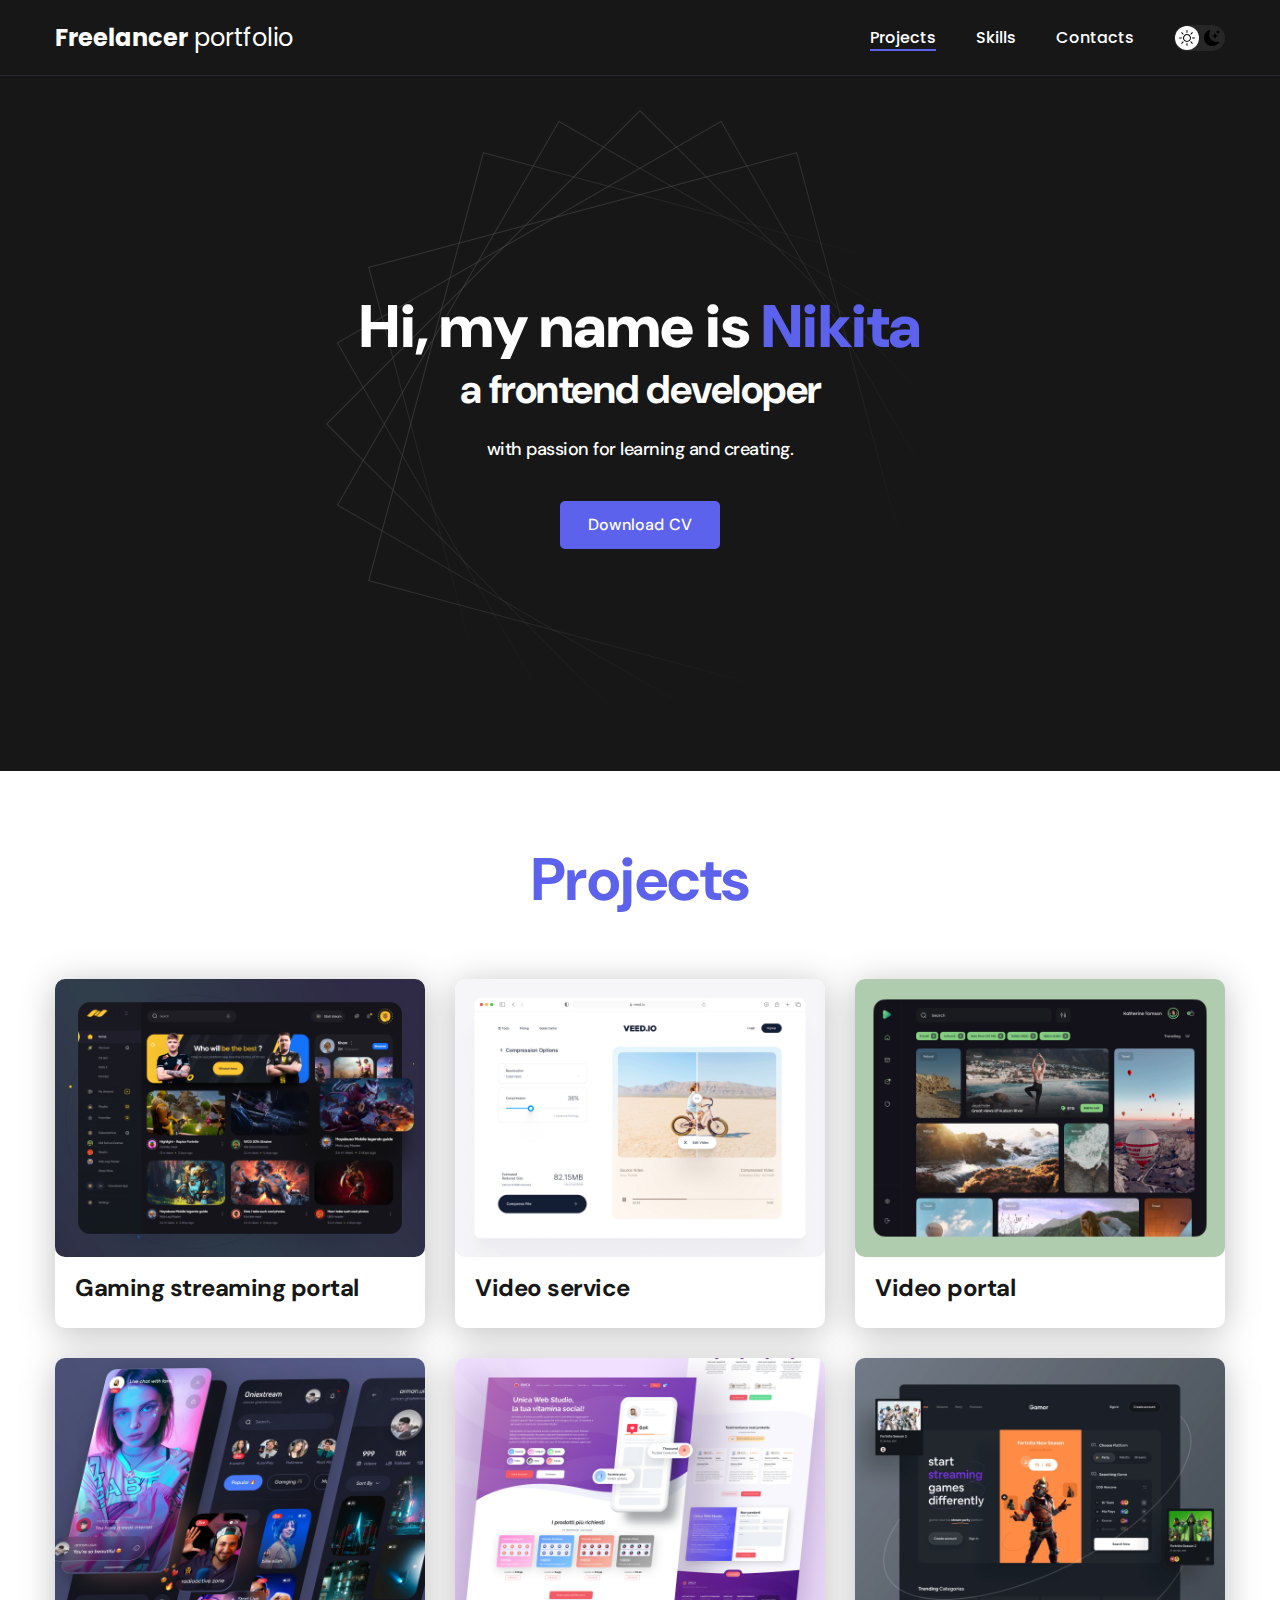
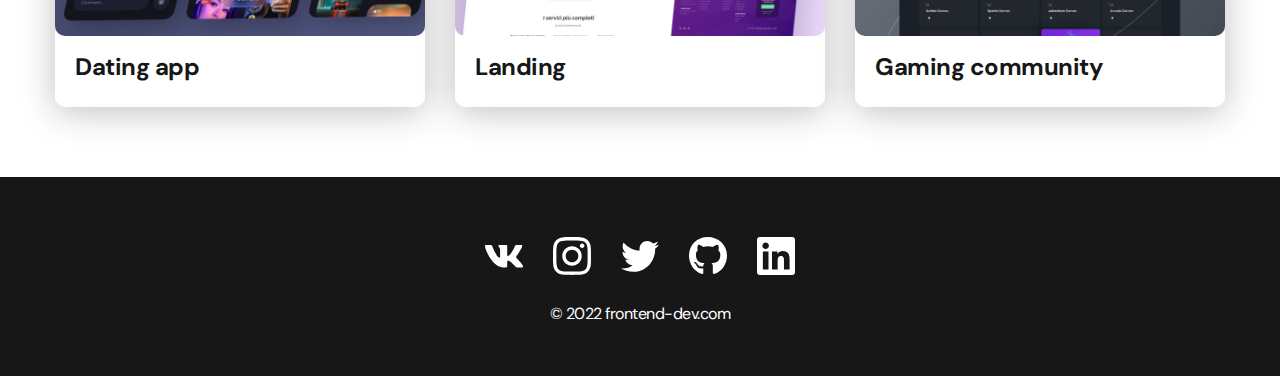
<file: index.html>
<!DOCTYPE html>
<html lang="en">
  <head>
    <meta charset="UTF-8" />
    <meta name="viewport" content="width=device-width, initial-scale=1.0" />
    <title>Freelancer Portfolio</title>
    <link
      rel="shortcut icon"
      href="./src/img/favicon/favicon.svg"
      type="image/x-icon"
    />

    <link rel="stylesheet" href="./src/css/main.css" />
  </head>
  <body>
    <nav class="nav">
      <div class="container">
        <div class="nav-row">
          <a class="logo" href="./index.html"
            ><strong>Freelancer</strong> portfolio</a
          >
          <button class="dark-mode-btn">
            <img
              class="dark-mode-btn__icon"
              src="./src/img/icons/sun.svg"
              alt=""
            />
            <img
              class="dark-mode-btn__icon"
              src="./src/img/icons/Moon.svg"
              alt=""
            />
          </button>
          <ul class="nav-list">
            <li class="nav__list-item">
              <a
                href="./index.html"
                class="nav__list-link nav__list-link--active"
                >Projects</a
              >
            </li>
            <li class="nav__list-item">
              <a href="./skills.html" class="nav__list-link">Skills</a>
            </li>
            <li class="nav__list-item">
              <a href="./contacts.html" class="nav__list-link">Contacts</a>
            </li>
          </ul>
        </div>
      </div>
    </nav>
    <header class="header">
      <div class="header__wrapper">
        <h1 class="header__title">
          <strong>Hi, my name is <em>Nikita</em></strong
          ><br />
          a frontend developer
        </h1>
        <div class="header__text">
          <p>with passion for learning and creating.</p>
        </div>
        <a href="" class="btn">Download CV</a>
      </div>
    </header>
    <main class="section">
      <div class="container">
        <h2 class="title-1">Projects</h2>
        <ul class="projects">
          <li class="project">
            <a href="./Gaming-streaming-portal.html">
              <img
                class="project__img"
                src="./src/img/projects/01.png"
                alt=""
              />
              <h3 class="project__title">Gaming streaming portal</h3>
            </a>
          </li>
          <li class="project">
            <a href="./video-service.html">
              <img
                class="project__img"
                src="./src/img/projects/02.png"
                alt=""
              />
              <h3 class="project__title">Video service</h3>
            </a>
          </li>
          <li class="project">
            <a href="./Video-Portal.html">
              <img
                class="project__img"
                src="./src/img/projects/03.png"
                alt=""
              />
              <h3 class="project__title">Video portal</h3>
            </a>
          </li>
          <li class="project">
            <a href="./Dating-App.html">
              <img
                class="project__img"
                src="./src/img/projects/04.png"
                alt=""
              />
              <h3 class="project__title">Dating app</h3>
            </a>
          </li>
          <li class="project">
            <a href="./Landing.html">
              <img
                class="project__img"
                src="./src/img/projects/05.png"
                alt=""
              />
              <h3 class="project__title">Landing</h3>
            </a>
          </li>
          <li class="project">
            <a href="./Gaming-Community.html">
              <img
                class="project__img"
                src="./src/img/projects/06.png"
                alt=""
              />
              <h3 class="project__title">Gaming community</h3>
            </a>
          </li>
        </ul>
      </div>
    </main>
    <footer class="footer">
      <div class="container">
        <div class="footer__wrapper">
          <ul class="social">
            <li class="social__item">
              <a href=""><img src="./src/img/footer/icons/vk.svg" alt="" /></a>
            </li>
            <li class="social__item">
              <a href=""
                ><img src="./src/img/footer/icons/instagram.svg" alt=""
              /></a>
            </li>
            <li class="social__item">
              <a href=""
                ><img src="./src/img/footer/icons/twitter.svg" alt=""
              /></a>
            </li>
            <li class="social__item">
              <a href=""
                ><img src="./src/img/footer/icons/gitHub.svg" alt=""
              /></a>
            </li>
            <li class="social__item">
              <a href=""
                ><img src="./src/img/footer/icons/linkedIn.svg" alt=""
              /></a>
            </li>
          </ul>
          <div class="copiright">
            <p class="copiright__text">© 2022 frontend-dev.com</p>
          </div>
        </div>
      </div>
    </footer>
    <script src="./src/js/main.js"></script>
  </body>
</html>
</file>
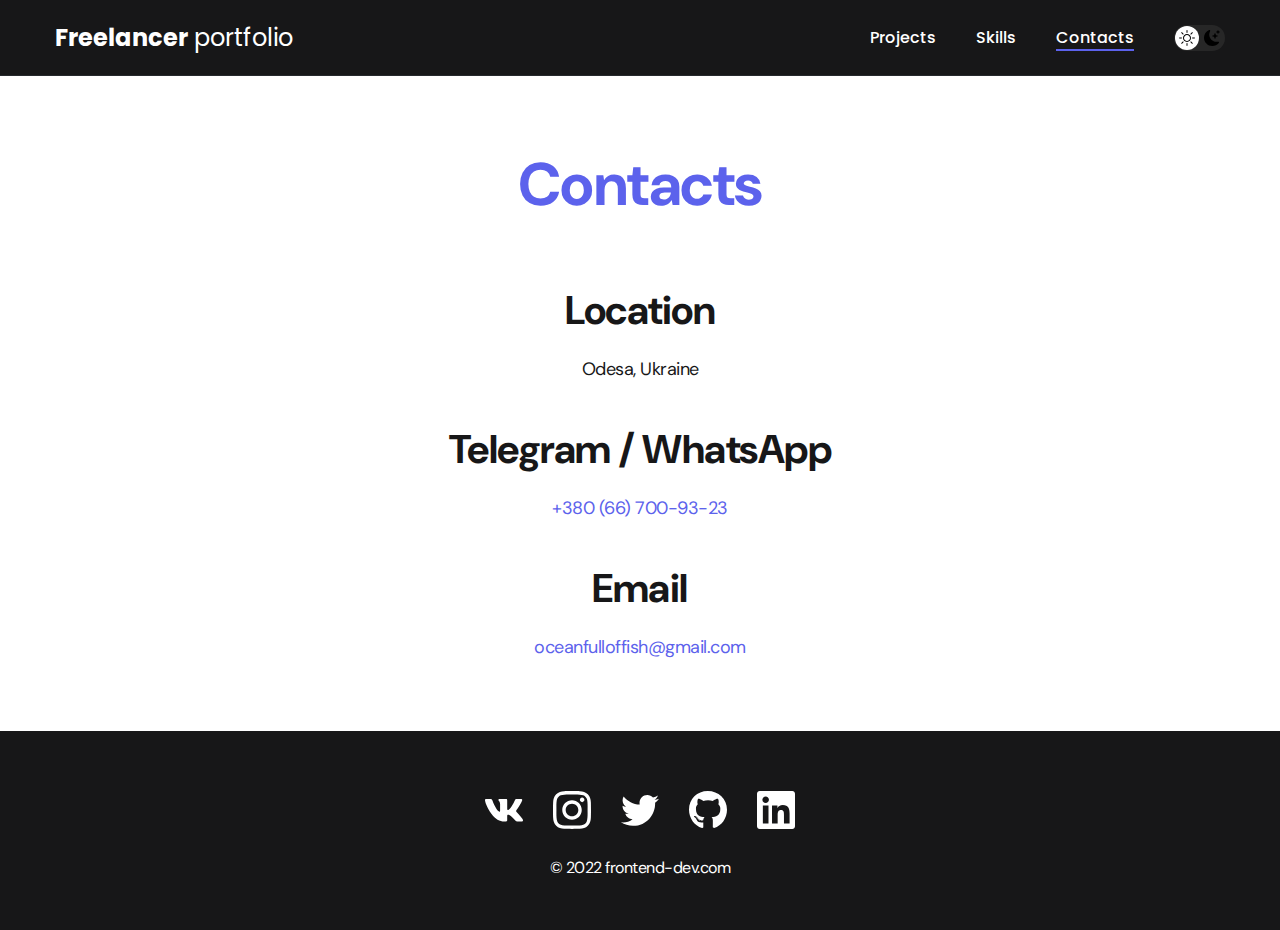
<file: contacts.html>
<!DOCTYPE html>
<html lang="en">
  <head>
    <meta charset="UTF-8" />
    <meta name="viewport" content="width=device-width, initial-scale=1.0" />
    <title>Freelancer Portfolio</title>
    <link
      rel="shortcut icon"
      href="./src/img/favicon/favicon.svg"
      type="image/x-icon"
    />
    <link rel="stylesheet" href="./src/css/main.css" />
  </head>
  <body>
    <nav class="nav">
      <div class="container">
        <div class="nav-row">
          <a class="logo" href="./index.html"
            ><strong>Freelancer</strong> portfolio</a
          >
          <button class="dark-mode-btn">
            <img
              class="dark-mode-btn__icon"
              src="./src/img/icons/sun.svg"
              alt=""
            />
            <img
              class="dark-mode-btn__icon"
              src="./src/img/icons/Moon.svg"
              alt=""
            />
          </button>
          <ul class="nav-list">
            <li class="nav__list-item">
              <a href="./index.html" class="nav__list-link">Projects</a>
            </li>
            <li class="nav__list-item">
              <a href="./skills.html" class="nav__list-link">Skills</a>
            </li>
            <li class="nav__list-item">
              <a
                href="./contacts.html"
                class="nav__list-link nav__list-link--active"
                >Contacts</a
              >
            </li>
          </ul>
        </div>
      </div>
    </nav>
    <main class="section">
      <div class="container">
        <h2 class="title-1">Contacts</h2>
        <ul class="content-list">
          <li class="content-list-item">
            <h2 class="title-2">Location</h2>
            <p>Odesa, Ukraine</p>
          </li>
          <li class="content-list-item">
            <h2 class="title-2">Telegram / WhatsApp</h2>
            <p><a href="tel:+380667009323">+380 (66) 700-93-23</a></p>
          </li>
          <li class="content-list-item">
            <h2 class="title-2">Email</h2>
            <p>
              <a href="mailto:oceanfulloffish@gmail.com"
                >oceanfulloffish@gmail.com</a
              >
            </p>
          </li>
        </ul>
      </div>
    </main>
    <footer class="footer">
      <div class="container">
        <div class="footer__wrapper">
          <ul class="social">
            <li class="social__item">
              <a href=""><img src="./src/img/footer/icons/vk.svg" alt="" /></a>
            </li>
            <li class="social__item">
              <a href=""
                ><img src="./src/img/footer/icons/instagram.svg" alt=""
              /></a>
            </li>
            <li class="social__item">
              <a href=""
                ><img src="./src/img/footer/icons/twitter.svg" alt=""
              /></a>
            </li>
            <li class="social__item">
              <a href=""
                ><img src="./src/img/footer/icons/gitHub.svg" alt=""
              /></a>
            </li>
            <li class="social__item">
              <a href=""
                ><img src="./src/img/footer/icons/linkedIn.svg" alt=""
              /></a>
            </li>
          </ul>
          <div class="copiright">
            <p class="copiright__text">© 2022 frontend-dev.com</p>
          </div>
        </div>
      </div>
    </footer>
    <script src="./src/js/main.js"></script>
  </body>
</html>
</file>
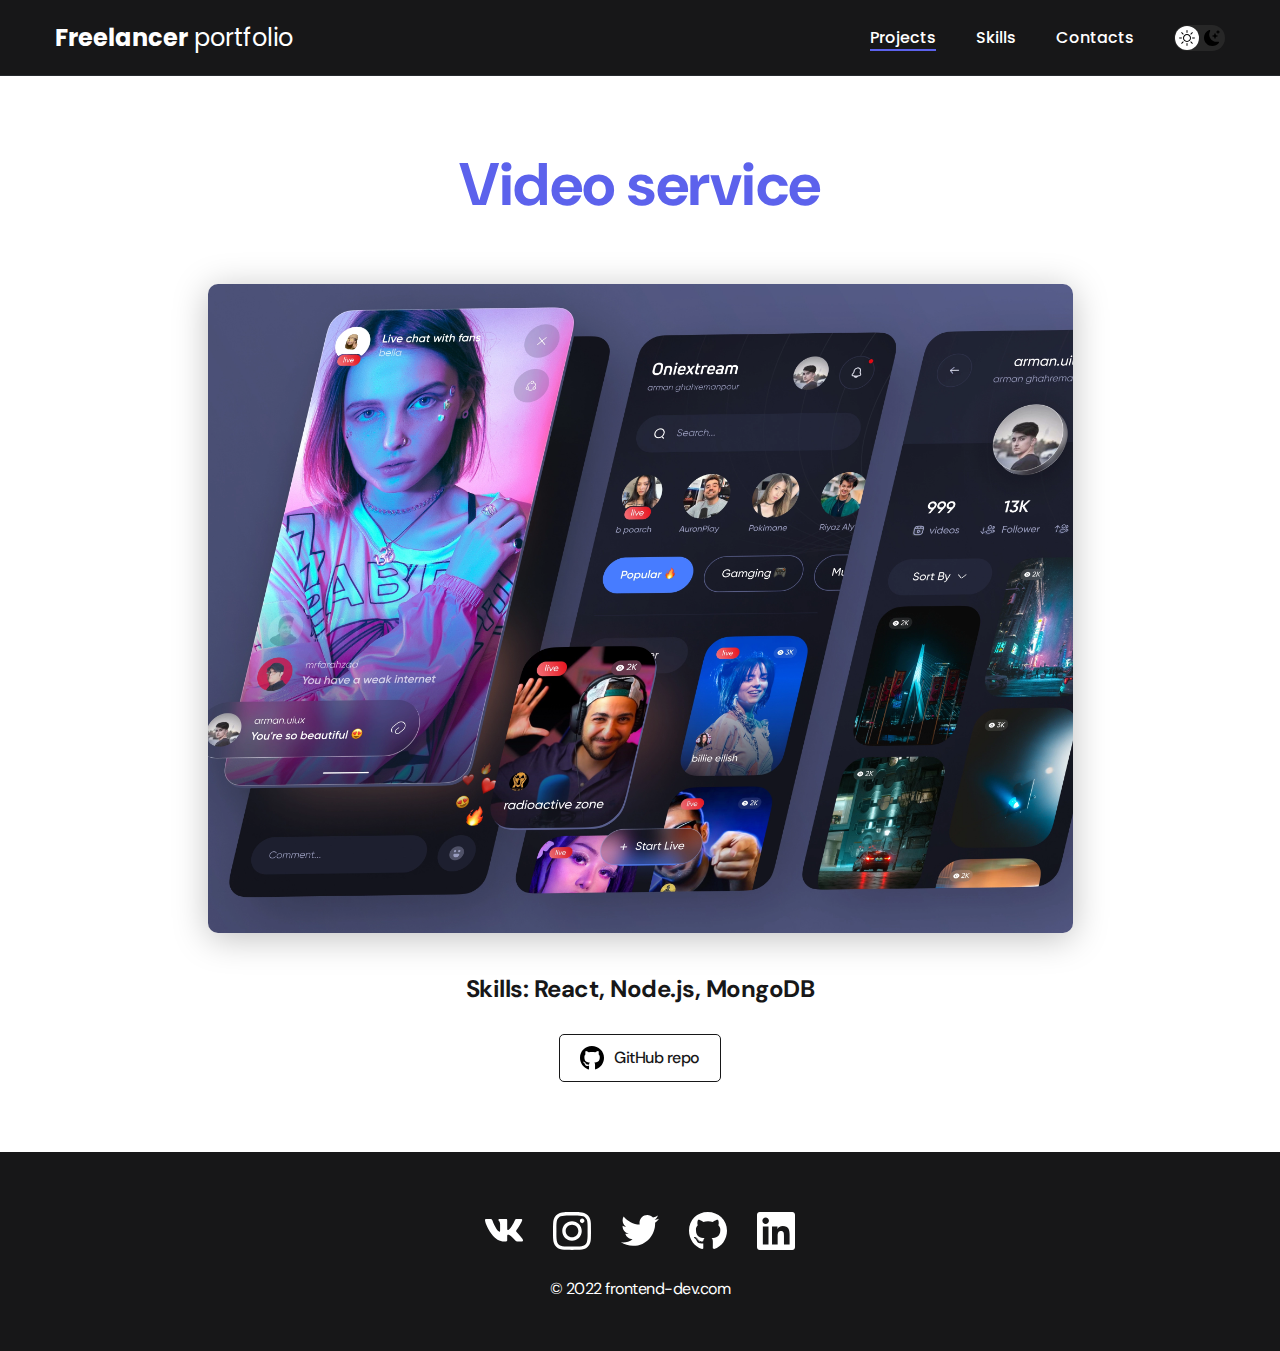
<file: Dating-App.html>
<!DOCTYPE html>
<html lang="en">
  <head>
    <meta charset="UTF-8" />
    <meta name="viewport" content="width=device-width, initial-scale=1.0" />
    <title>Freelancer Portfolio</title>
    <link
      rel="shortcut icon"
      href="./src/img/favicon/favicon.svg"
      type="image/x-icon"
    />
    <link rel="stylesheet" href="./src/css/main.css" />
  </head>
  <body>
    <nav class="nav">
      <div class="container">
        <div class="nav-row">
          <a class="logo" href="./index.html"
            ><strong>Freelancer</strong> portfolio</a
          >
          <button class="dark-mode-btn">
            <img
              class="dark-mode-btn__icon"
              src="./src/img/icons/sun.svg"
              alt=""
            />
            <img
              class="dark-mode-btn__icon"
              src="./src/img/icons/Moon.svg"
              alt=""
            />
          </button>
          <ul class="nav-list">
            <li class="nav__list-item">
              <a
                href="./index.html"
                class="nav__list-link nav__list-link--active"
                >Projects</a
              >
            </li>
            <li class="nav__list-item">
              <a href="./skills.html" class="nav__list-link">Skills</a>
            </li>
            <li class="nav__list-item">
              <a href="./contacts.html" class="nav__list-link">Contacts</a>
            </li>
          </ul>
        </div>
      </div>
    </nav>
    <main class="section">
      <div class="container">
        <div class="project-details">
          <h2 class="title-1">Video service</h2>
          <img
            class="project-details__cover"
            src="./src/img/projects/04.png"
            alt=""
          />
          <div class="project-details__desc">
            <p>Skills: React, Node.js, MongoDB</p>
          </div>
          <a href="" class="btn-outline">
            <img src="./src/img/icons/gitHub-black.svg" alt="" />
            GitHub repo
          </a>
        </div>
      </div>
    </main>
    <footer class="footer">
      <div class="container">
        <div class="footer__wrapper">
          <ul class="social">
            <li class="social__item">
              <a href=""><img src="./src/img/footer/icons/vk.svg" alt="" /></a>
            </li>
            <li class="social__item">
              <a href=""
                ><img src="./src/img/footer/icons/instagram.svg" alt=""
              /></a>
            </li>
            <li class="social__item">
              <a href=""
                ><img src="./src/img/footer/icons/twitter.svg" alt=""
              /></a>
            </li>
            <li class="social__item">
              <a href=""
                ><img src="./src/img/footer/icons/gitHub.svg" alt=""
              /></a>
            </li>
            <li class="social__item">
              <a href=""
                ><img src="./src/img/footer/icons/linkedIn.svg" alt=""
              /></a>
            </li>
          </ul>
          <div class="copiright">
            <p class="copiright__text">© 2022 frontend-dev.com</p>
          </div>
        </div>
      </div>
    </footer>
    <script src="./src/js/main.js"></script>
  </body>
</html>
</file>
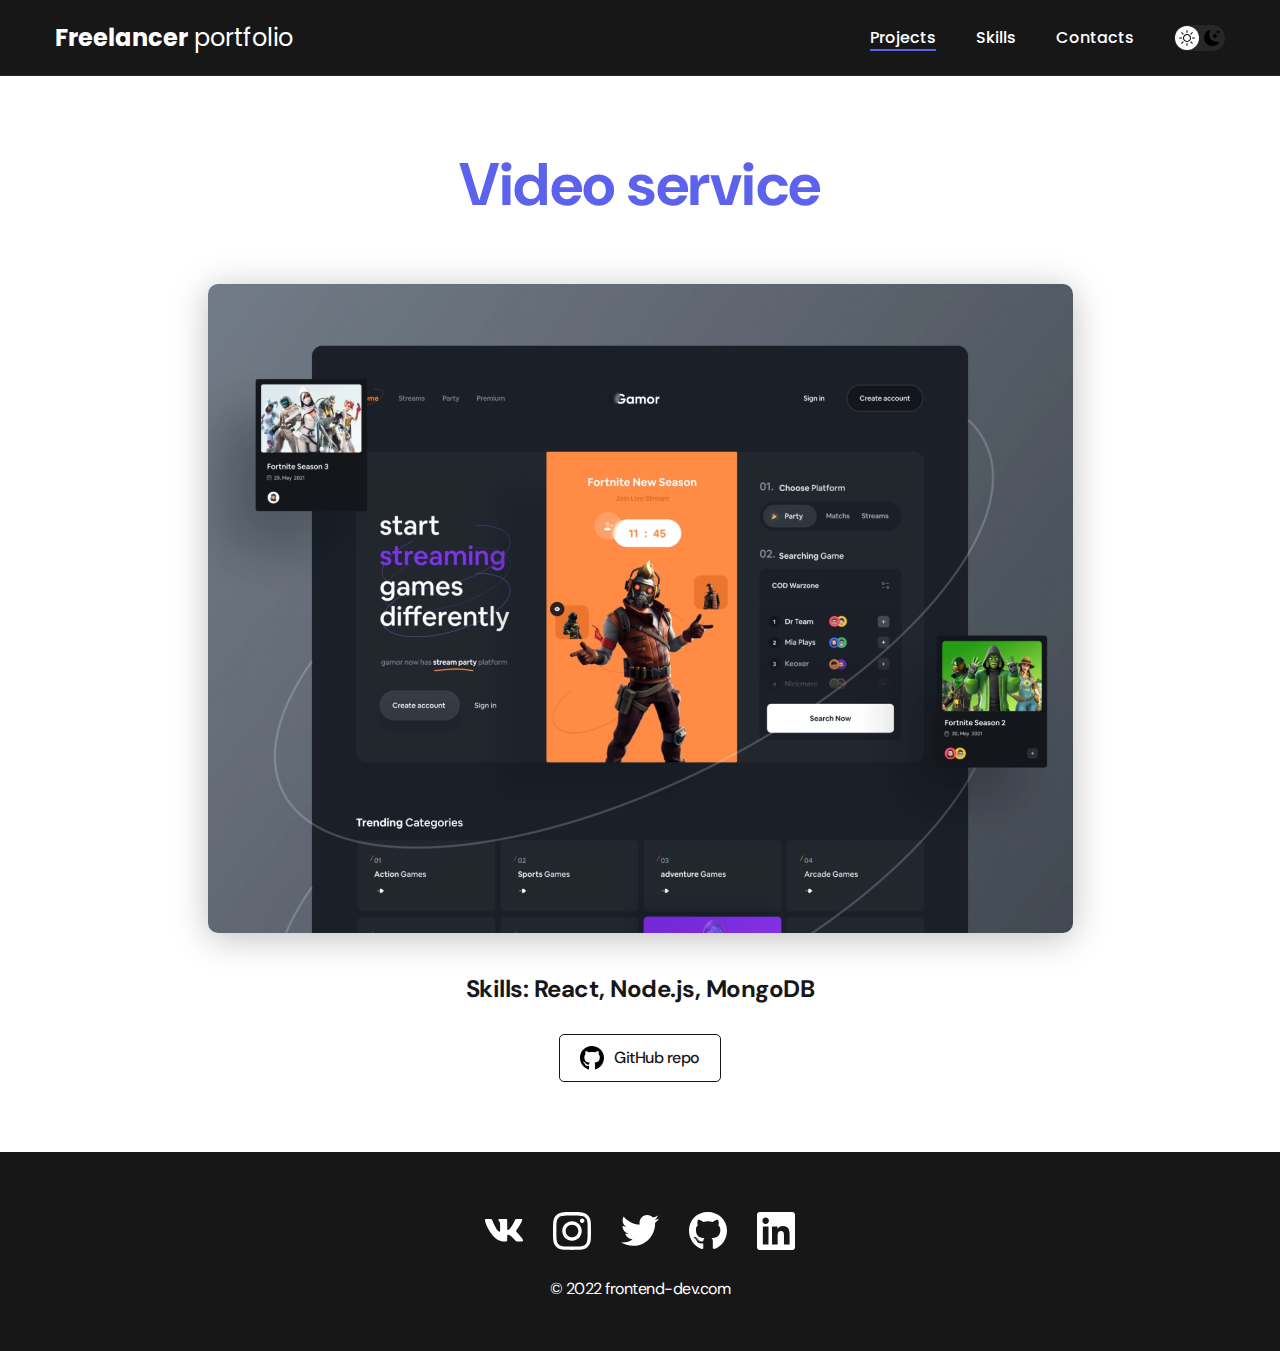
<file: Gaming-Community.html>
<!DOCTYPE html>
<html lang="en">
  <head>
    <meta charset="UTF-8" />
    <meta name="viewport" content="width=device-width, initial-scale=1.0" />
    <title>Freelancer Portfolio</title>
    <link
      rel="shortcut icon"
      href="./src/img/favicon/favicon.svg"
      type="image/x-icon"
    />
    <link rel="stylesheet" href="./src/css/main.css" />
  </head>
  <body>
    <nav class="nav">
      <div class="container">
        <div class="nav-row">
          <a class="logo" href="./index.html"
            ><strong>Freelancer</strong> portfolio</a
          >
          <button class="dark-mode-btn">
            <img
              class="dark-mode-btn__icon"
              src="./src/img/icons/sun.svg"
              alt=""
            />
            <img
              class="dark-mode-btn__icon"
              src="./src/img/icons/Moon.svg"
              alt=""
            />
          </button>
          <ul class="nav-list">
            <li class="nav__list-item">
              <a
                href="./index.html"
                class="nav__list-link nav__list-link--active"
                >Projects</a
              >
            </li>
            <li class="nav__list-item">
              <a href="./skills.html" class="nav__list-link">Skills</a>
            </li>
            <li class="nav__list-item">
              <a href="./contacts.html" class="nav__list-link">Contacts</a>
            </li>
          </ul>
        </div>
      </div>
    </nav>
    <main class="section">
      <div class="container">
        <div class="project-details">
          <h2 class="title-1">Video service</h2>
          <img
            class="project-details__cover"
            src="./src/img/projects/06.png"
            alt=""
          />
          <div class="project-details__desc">
            <p>Skills: React, Node.js, MongoDB</p>
          </div>
          <a href="" class="btn-outline">
            <img src="./src/img/icons/gitHub-black.svg" alt="" />
            GitHub repo
          </a>
        </div>
      </div>
    </main>
    <footer class="footer">
      <div class="container">
        <div class="footer__wrapper">
          <ul class="social">
            <li class="social__item">
              <a href=""><img src="./src/img/footer/icons/vk.svg" alt="" /></a>
            </li>
            <li class="social__item">
              <a href=""
                ><img src="./src/img/footer/icons/instagram.svg" alt=""
              /></a>
            </li>
            <li class="social__item">
              <a href=""
                ><img src="./src/img/footer/icons/twitter.svg" alt=""
              /></a>
            </li>
            <li class="social__item">
              <a href=""
                ><img src="./src/img/footer/icons/gitHub.svg" alt=""
              /></a>
            </li>
            <li class="social__item">
              <a href=""
                ><img src="./src/img/footer/icons/linkedIn.svg" alt=""
              /></a>
            </li>
          </ul>
          <div class="copiright">
            <p class="copiright__text">© 2022 frontend-dev.com</p>
          </div>
        </div>
      </div>
    </footer>
    <script src="./src/js/main.js"></script>
  </body>
</html>
</file>
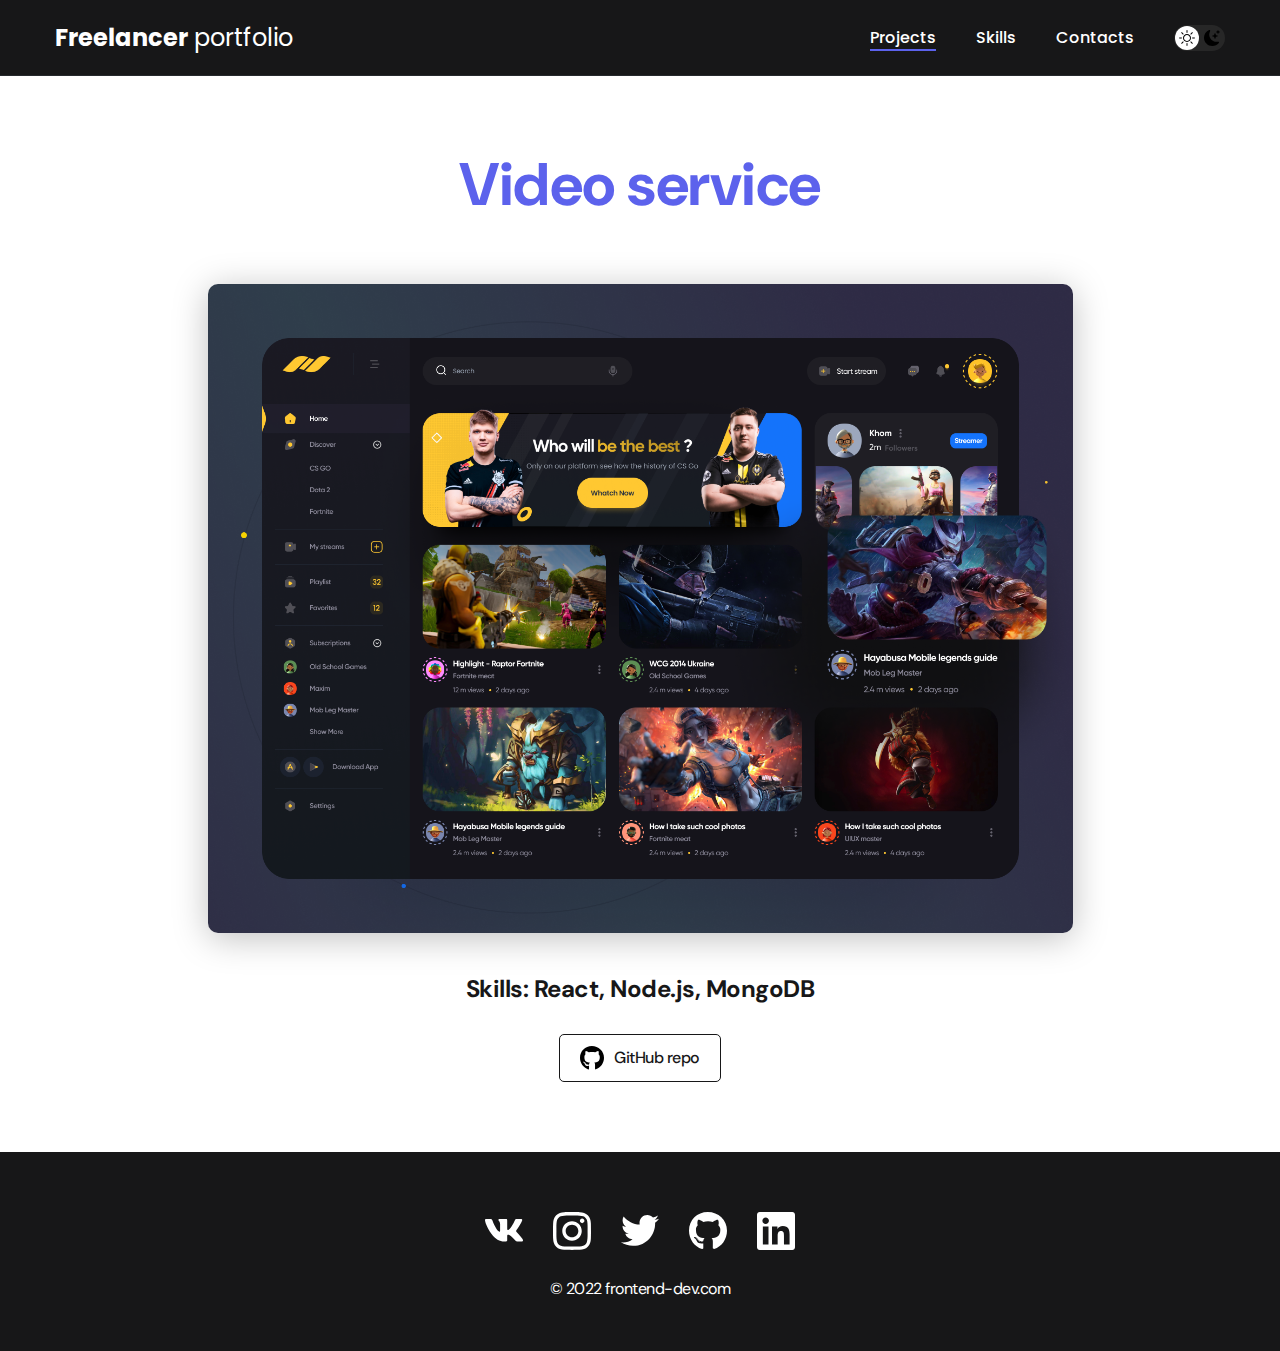
<file: Gaming-streaming-portal.html>
<!DOCTYPE html>
<html lang="en">
  <head>
    <meta charset="UTF-8" />
    <meta name="viewport" content="width=device-width, initial-scale=1.0" />
    <title>Freelancer Portfolio</title>
    <link
      rel="shortcut icon"
      href="./src/img/favicon/favicon.svg"
      type="image/x-icon"
    />
    <link rel="stylesheet" href="./src/css/main.css" />
  </head>
  <body>
    <nav class="nav">
      <div class="container">
        <div class="nav-row">
          <a class="logo" href="./index.html"
            ><strong>Freelancer</strong> portfolio</a
          >
          <button class="dark-mode-btn">
            <img
              class="dark-mode-btn__icon"
              src="./src/img/icons/sun.svg"
              alt=""
            />
            <img
              class="dark-mode-btn__icon"
              src="./src/img/icons/Moon.svg"
              alt=""
            />
          </button>
          <ul class="nav-list">
            <li class="nav__list-item">
              <a
                href="./index.html"
                class="nav__list-link nav__list-link--active"
                >Projects</a
              >
            </li>
            <li class="nav__list-item">
              <a href="./skills.html" class="nav__list-link">Skills</a>
            </li>
            <li class="nav__list-item">
              <a href="./contacts.html" class="nav__list-link">Contacts</a>
            </li>
          </ul>
        </div>
      </div>
    </nav>
    <main class="section">
      <div class="container">
        <div class="project-details">
          <h2 class="title-1">Video service</h2>
          <img
            class="project-details__cover"
            src="./src/img/projects/01.png"
            alt=""
          />
          <div class="project-details__desc">
            <p>Skills: React, Node.js, MongoDB</p>
          </div>
          <a href="" class="btn-outline">
            <img src="./src/img/icons/gitHub-black.svg" alt="" />
            GitHub repo
          </a>
        </div>
      </div>
    </main>
    <footer class="footer">
      <div class="container">
        <div class="footer__wrapper">
          <ul class="social">
            <li class="social__item">
              <a href=""><img src="./src/img/footer/icons/vk.svg" alt="" /></a>
            </li>
            <li class="social__item">
              <a href=""
                ><img src="./src/img/footer/icons/instagram.svg" alt=""
              /></a>
            </li>
            <li class="social__item">
              <a href=""
                ><img src="./src/img/footer/icons/twitter.svg" alt=""
              /></a>
            </li>
            <li class="social__item">
              <a href=""
                ><img src="./src/img/footer/icons/gitHub.svg" alt=""
              /></a>
            </li>
            <li class="social__item">
              <a href=""
                ><img src="./src/img/footer/icons/linkedIn.svg" alt=""
              /></a>
            </li>
          </ul>
          <div class="copiright">
            <p class="copiright__text">© 2022 frontend-dev.com</p>
          </div>
        </div>
      </div>
    </footer>
    <script src="./src/js/main.js"></script>
  </body>
</html>
</file>
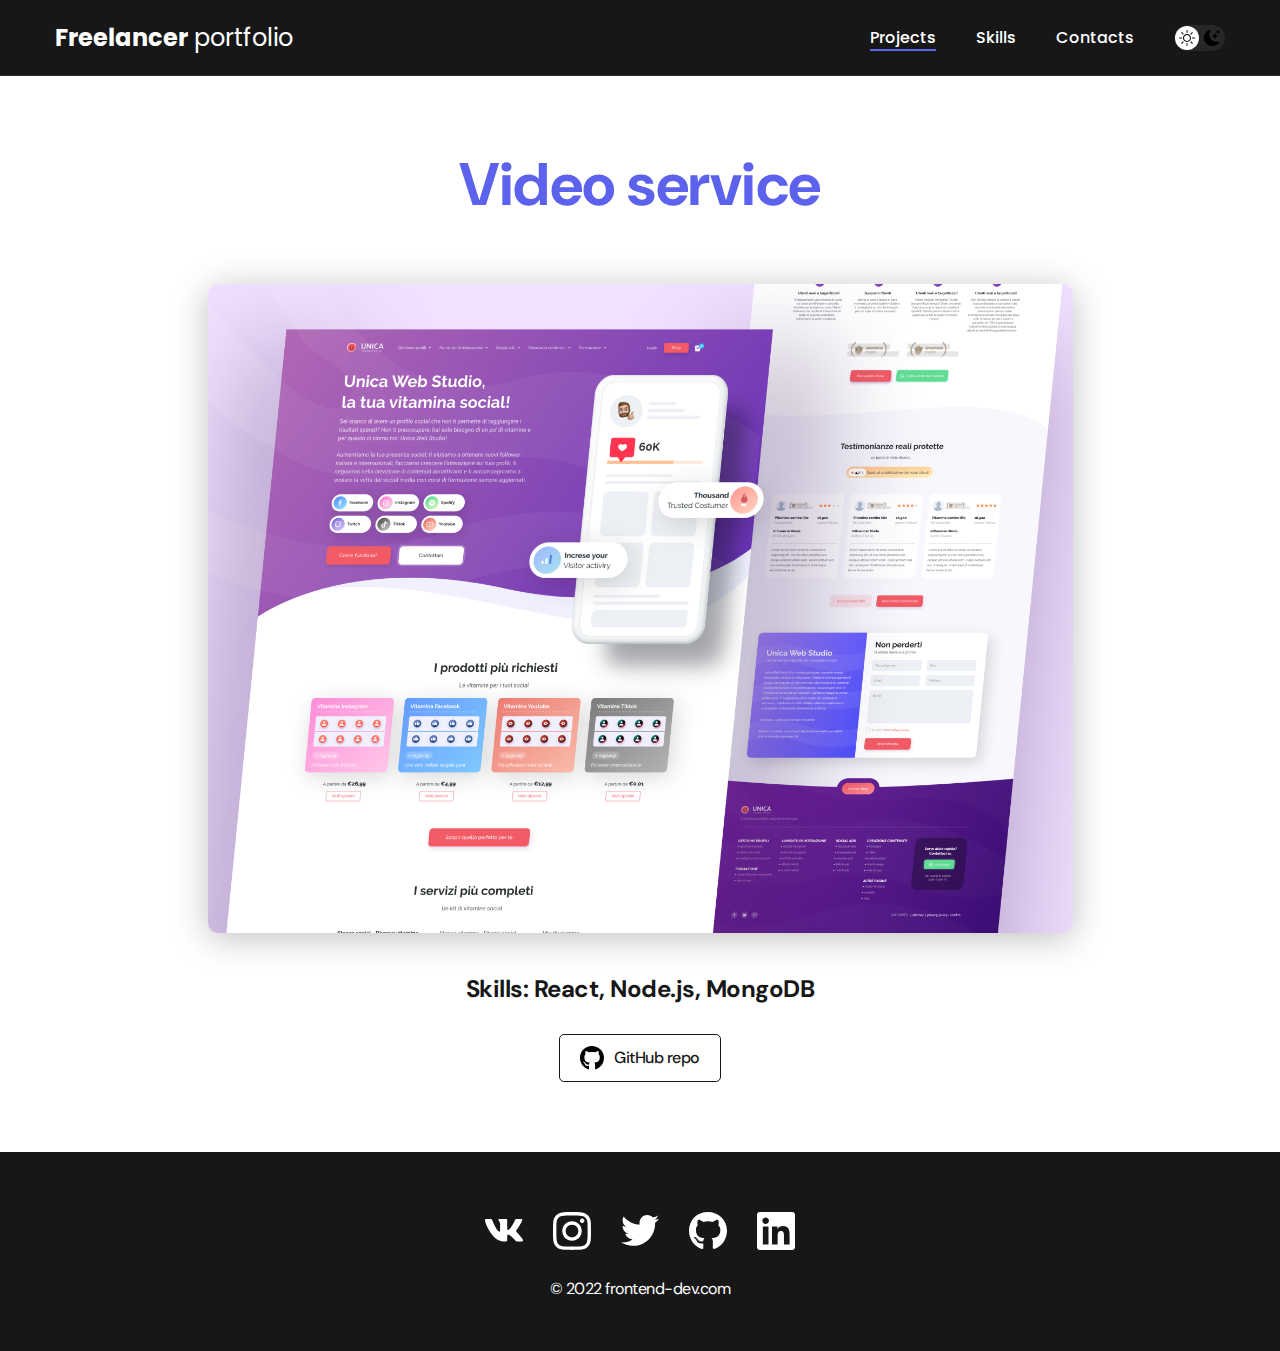
<file: Landing.html>
<!DOCTYPE html>
<html lang="en">
  <head>
    <meta charset="UTF-8" />
    <meta name="viewport" content="width=device-width, initial-scale=1.0" />
    <title>Freelancer Portfolio</title>
    <link
      rel="shortcut icon"
      href="./src/img/favicon/favicon.svg"
      type="image/x-icon"
    />
    <link rel="stylesheet" href="./src/css/main.css" />
  </head>
  <body>
    <nav class="nav">
      <div class="container">
        <div class="nav-row">
          <a class="logo" href="./index.html"
            ><strong>Freelancer</strong> portfolio</a
          >
          <button class="dark-mode-btn">
            <img
              class="dark-mode-btn__icon"
              src="./src/img/icons/sun.svg"
              alt=""
            />
            <img
              class="dark-mode-btn__icon"
              src="./src/img/icons/Moon.svg"
              alt=""
            />
          </button>
          <ul class="nav-list">
            <li class="nav__list-item">
              <a
                href="./index.html"
                class="nav__list-link nav__list-link--active"
                >Projects</a
              >
            </li>
            <li class="nav__list-item">
              <a href="./skills.html" class="nav__list-link">Skills</a>
            </li>
            <li class="nav__list-item">
              <a href="./contacts.html" class="nav__list-link">Contacts</a>
            </li>
          </ul>
        </div>
      </div>
    </nav>
    <main class="section">
      <div class="container">
        <div class="project-details">
          <h2 class="title-1">Video service</h2>
          <img
            class="project-details__cover"
            src="./src/img/projects/05.png"
            alt=""
          />
          <div class="project-details__desc">
            <p>Skills: React, Node.js, MongoDB</p>
          </div>
          <a href="" class="btn-outline">
            <img src="./src/img/icons/gitHub-black.svg" alt="" />
            GitHub repo
          </a>
        </div>
      </div>
    </main>
    <footer class="footer">
      <div class="container">
        <div class="footer__wrapper">
          <ul class="social">
            <li class="social__item">
              <a href=""><img src="./src/img/footer/icons/vk.svg" alt="" /></a>
            </li>
            <li class="social__item">
              <a href=""
                ><img src="./src/img/footer/icons/instagram.svg" alt=""
              /></a>
            </li>
            <li class="social__item">
              <a href=""
                ><img src="./src/img/footer/icons/twitter.svg" alt=""
              /></a>
            </li>
            <li class="social__item">
              <a href=""
                ><img src="./src/img/footer/icons/gitHub.svg" alt=""
              /></a>
            </li>
            <li class="social__item">
              <a href=""
                ><img src="./src/img/footer/icons/linkedIn.svg" alt=""
              /></a>
            </li>
          </ul>
          <div class="copiright">
            <p class="copiright__text">© 2022 frontend-dev.com</p>
          </div>
        </div>
      </div>
    </footer>
    <script src="./src/js/main.js"></script>
  </body>
</html>
</file>
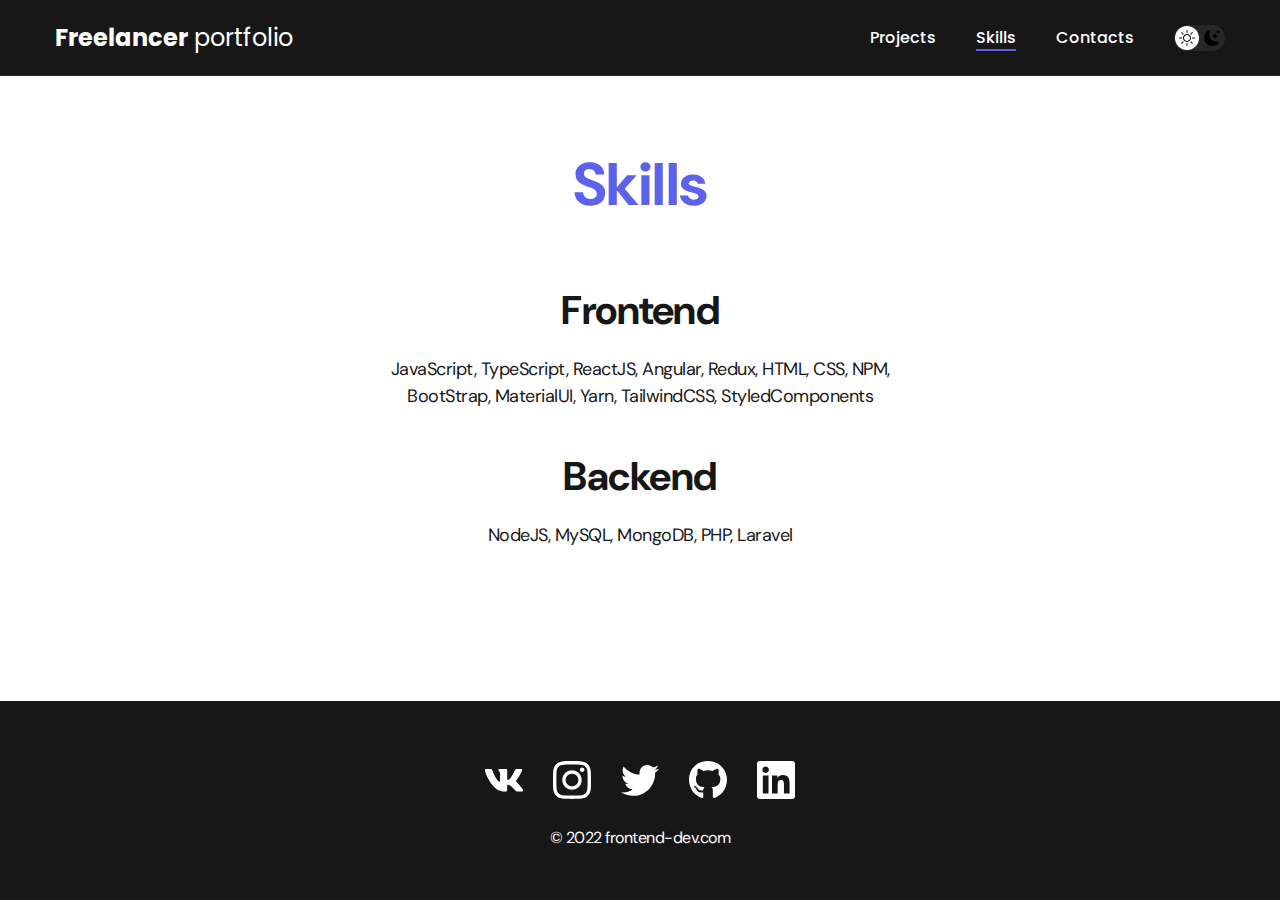
<file: skills.html>
<!DOCTYPE html>
<html lang="en">
  <head>
    <meta charset="UTF-8" />
    <meta name="viewport" content="width=device-width, initial-scale=1.0" />
    <title>Freelancer Portfolio</title>
    <link rel="shortcut icon" href="./src/img/favicon/favicon.svg" type="image/x-icon">

    <link rel="stylesheet" href="./src/css/main.css" />
  </head>
  <body>
    <nav class="nav">
      <div class="container">
        <div class="nav-row">
          <a class="logo" href="./index.html"
            ><strong>Freelancer</strong> portfolio</a
          >
          <button class="dark-mode-btn">
            <img
              class="dark-mode-btn__icon"
              src="./src/img/icons/sun.svg"
              alt=""
            />
            <img
              class="dark-mode-btn__icon"
              src="./src/img/icons/Moon.svg"
              alt=""
            />
          </button>
          <ul class="nav-list">
            <li class="nav__list-item">
              <a href="./index.html" class="nav__list-link">Projects</a>
            </li>
            <li class="nav__list-item">
              <a
                href="./skills.html"
                class="nav__list-link nav__list-link--active"
                >Skills</a
              >
            </li>
            <li class="nav__list-item">
              <a href="./contacts.html" class="nav__list-link">Contacts</a>
            </li>
          </ul>
        </div>
      </div>
    </nav>
    <main class="section">
      <div class="container">
        <h2 class="title-1">Skills</h2>
        <ul class="content-list">
          <li class="content-list-item">
            <h2 class="title-2">Frontend</h2>
            <p>
              JavaScript, TypeScript, ReactJS, Angular, Redux, HTML, CSS, NPM,
              BootStrap, MaterialUI, Yarn, TailwindCSS, StyledComponents
            </p>
          </li>
          <li class="content-list-item">
            <h2 class="title-2">Backend</h2>
            <p>NodeJS, MySQL, MongoDB, PHP, Laravel</p>
          </li>
        </ul>
      </div>
    </main>
    <footer class="footer">
      <div class="container">
        <div class="footer__wrapper">
          <ul class="social">
            <li class="social__item">
              <a href=""><img src="./src/img/footer/icons/vk.svg" alt="" /></a>
            </li>
            <li class="social__item">
              <a href=""
                ><img src="./src/img/footer/icons/instagram.svg" alt=""
              /></a>
            </li>
            <li class="social__item">
              <a href=""
                ><img src="./src/img/footer/icons/twitter.svg" alt=""
              /></a>
            </li>
            <li class="social__item">
              <a href=""
                ><img src="./src/img/footer/icons/gitHub.svg" alt=""
              /></a>
            </li>
            <li class="social__item">
              <a href=""
                ><img src="./src/img/footer/icons/linkedIn.svg" alt=""
              /></a>
            </li>
          </ul>
          <div class="copiright">
            <p class="copiright__text">© 2022 frontend-dev.com</p>
          </div>
        </div>
      </div>
    </footer>
    <script src="./src/js/main.js"></script>
  </body>
</html>
</file>
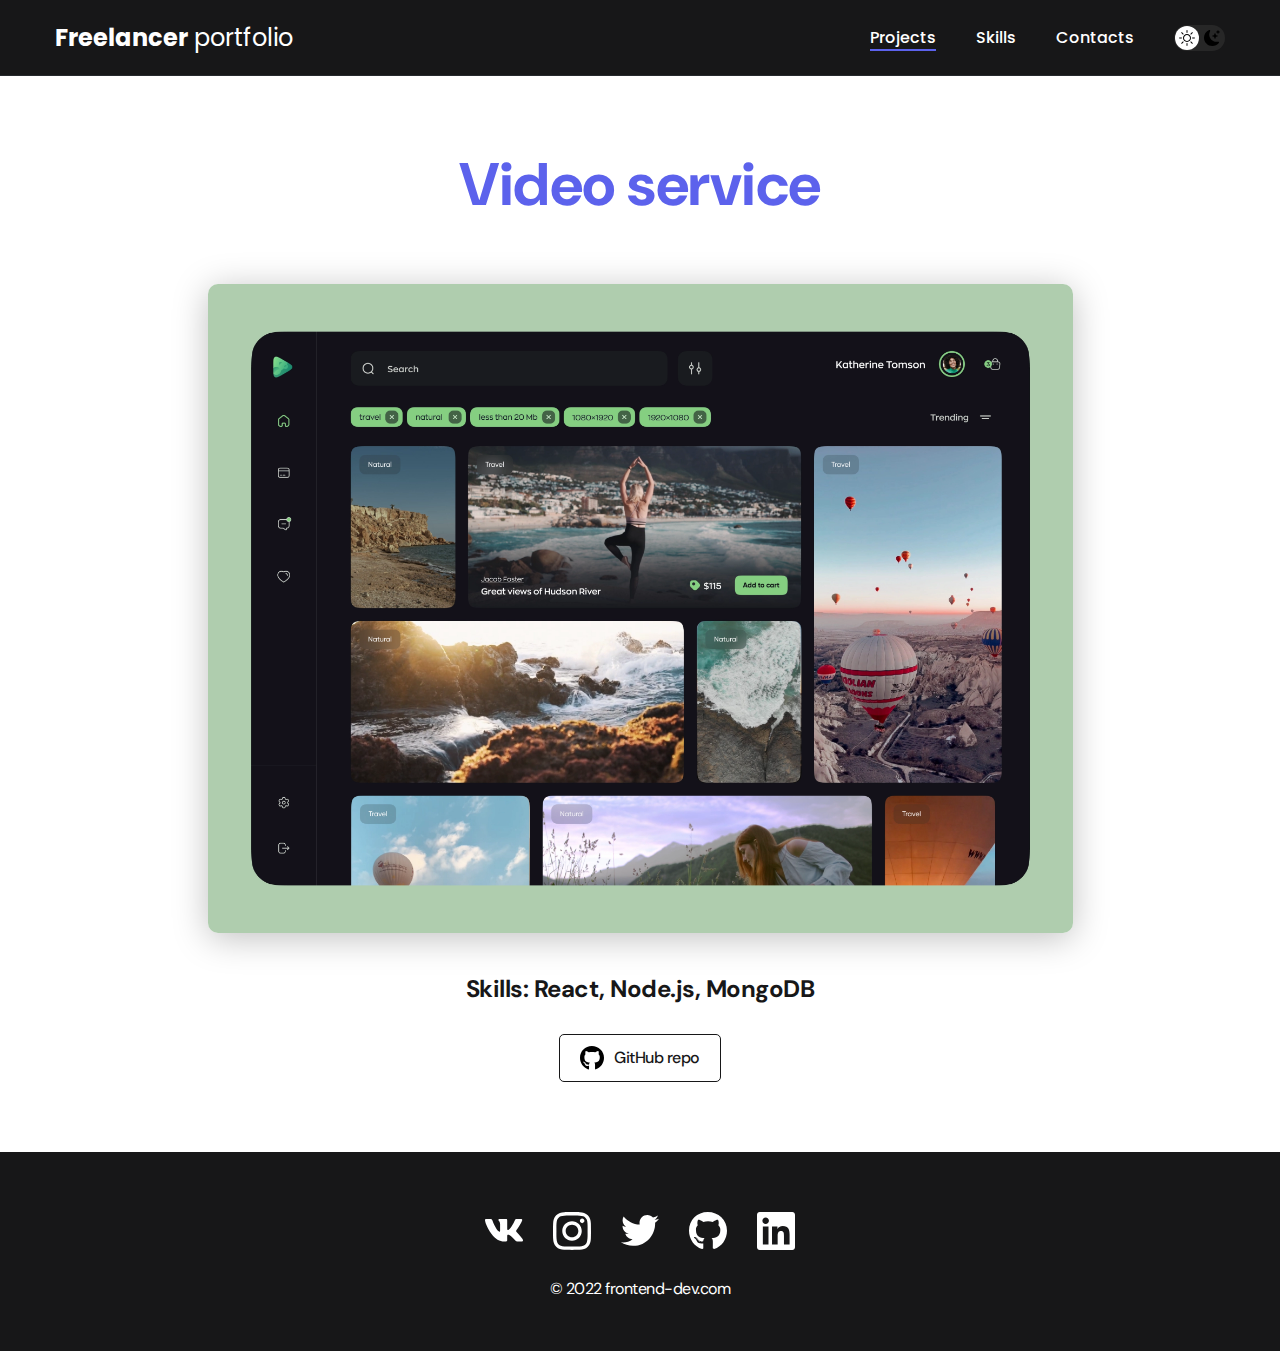
<file: Video-Portal.html>
<!DOCTYPE html>
<html lang="en">
  <head>
    <meta charset="UTF-8" />
    <meta name="viewport" content="width=device-width, initial-scale=1.0" />
    <title>Freelancer Portfolio</title>
    <link
      rel="shortcut icon"
      href="./src/img/favicon/favicon.svg"
      type="image/x-icon"
    />
    <link rel="stylesheet" href="./src/css/main.css" />
  </head>
  <body>
    <nav class="nav">
      <div class="container">
        <div class="nav-row">
          <a class="logo" href="./index.html"
            ><strong>Freelancer</strong> portfolio</a
          >
          <button class="dark-mode-btn">
            <img
              class="dark-mode-btn__icon"
              src="./src/img/icons/sun.svg"
              alt=""
            />
            <img
              class="dark-mode-btn__icon"
              src="./src/img/icons/Moon.svg"
              alt=""
            />
          </button>
          <ul class="nav-list">
            <li class="nav__list-item">
              <a
                href="./index.html"
                class="nav__list-link nav__list-link--active"
                >Projects</a
              >
            </li>
            <li class="nav__list-item">
              <a href="./skills.html" class="nav__list-link">Skills</a>
            </li>
            <li class="nav__list-item">
              <a href="./contacts.html" class="nav__list-link">Contacts</a>
            </li>
          </ul>
        </div>
      </div>
    </nav>
    <main class="section">
      <div class="container">
        <div class="project-details">
          <h2 class="title-1">Video service</h2>
          <img
            class="project-details__cover"
            src="./src/img/projects/03.png"
            alt=""
          />
          <div class="project-details__desc">
            <p>Skills: React, Node.js, MongoDB</p>
          </div>
          <a href="" class="btn-outline">
            <img src="./src/img/icons/gitHub-black.svg" alt="" />
            GitHub repo
          </a>
        </div>
      </div>
    </main>
    <footer class="footer">
      <div class="container">
        <div class="footer__wrapper">
          <ul class="social">
            <li class="social__item">
              <a href=""><img src="./src/img/footer/icons/vk.svg" alt="" /></a>
            </li>
            <li class="social__item">
              <a href=""
                ><img src="./src/img/footer/icons/instagram.svg" alt=""
              /></a>
            </li>
            <li class="social__item">
              <a href=""
                ><img src="./src/img/footer/icons/twitter.svg" alt=""
              /></a>
            </li>
            <li class="social__item">
              <a href=""
                ><img src="./src/img/footer/icons/gitHub.svg" alt=""
              /></a>
            </li>
            <li class="social__item">
              <a href=""
                ><img src="./src/img/footer/icons/linkedIn.svg" alt=""
              /></a>
            </li>
          </ul>
          <div class="copiright">
            <p class="copiright__text">© 2022 frontend-dev.com</p>
          </div>
        </div>
      </div>
    </footer>
    <script src="./src/js/main.js"></script>
  </body>
</html>
</file>
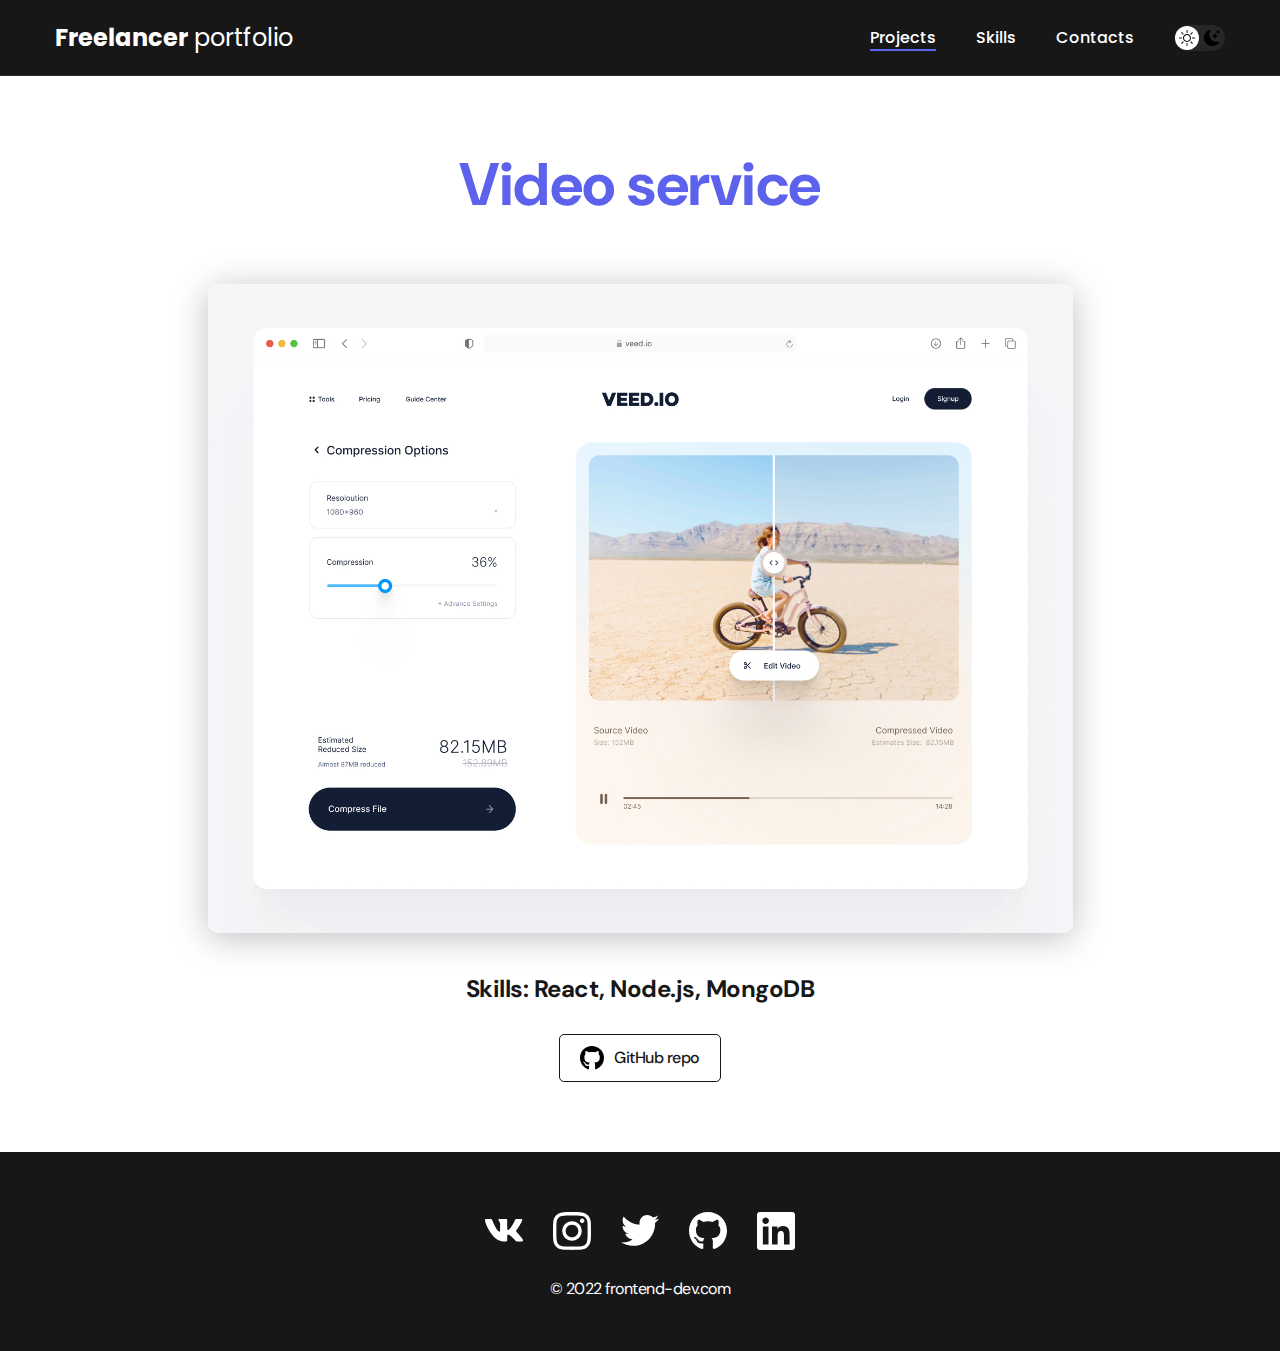
<file: video-service.html>
<!DOCTYPE html>
<html lang="en">
  <head>
    <meta charset="UTF-8" />
    <meta name="viewport" content="width=device-width, initial-scale=1.0" />
    <title>Freelancer Portfolio</title>
    <link
      rel="shortcut icon"
      href="./src/img/favicon/favicon.svg"
      type="image/x-icon"
    />
    <link rel="stylesheet" href="./src/css/main.css" />
  </head>
  <body>
    <nav class="nav">
      <div class="container">
        <div class="nav-row">
          <a class="logo" href="./index.html"
            ><strong>Freelancer</strong> portfolio</a
          >
          <button class="dark-mode-btn">
            <img
              class="dark-mode-btn__icon"
              src="./src/img/icons/sun.svg"
              alt=""
            />
            <img
              class="dark-mode-btn__icon"
              src="./src/img/icons/Moon.svg"
              alt=""
            />
          </button>
          <ul class="nav-list">
            <li class="nav__list-item">
              <a
                href="./index.html"
                class="nav__list-link nav__list-link--active"
                >Projects</a
              >
            </li>
            <li class="nav__list-item">
              <a href="./skills.html" class="nav__list-link">Skills</a>
            </li>
            <li class="nav__list-item">
              <a href="./contacts.html" class="nav__list-link">Contacts</a>
            </li>
          </ul>
        </div>
      </div>
    </nav>
    <main class="section">
      <div class="container">
        <div class="project-details">
          <h2 class="title-1">Video service</h2>
          <img
            class="project-details__cover"
            src="./src/img/projects/02.png"
            alt=""
          />
          <div class="project-details__desc">
            <p>Skills: React, Node.js, MongoDB</p>
          </div>
          <a href="" class="btn-outline">
            <img src="./src/img/icons/gitHub-black.svg" alt="" />
            GitHub repo
          </a>
        </div>
      </div>
    </main>
    <footer class="footer">
      <div class="container">
        <div class="footer__wrapper">
          <ul class="social">
            <li class="social__item">
              <a href=""><img src="./src/img/footer/icons/vk.svg" alt="" /></a>
            </li>
            <li class="social__item">
              <a href=""
                ><img src="./src/img/footer/icons/instagram.svg" alt=""
              /></a>
            </li>
            <li class="social__item">
              <a href=""
                ><img src="./src/img/footer/icons/twitter.svg" alt=""
              /></a>
            </li>
            <li class="social__item">
              <a href=""
                ><img src="./src/img/footer/icons/gitHub.svg" alt=""
              /></a>
            </li>
            <li class="social__item">
              <a href=""
                ><img src="./src/img/footer/icons/linkedIn.svg" alt=""
              /></a>
            </li>
          </ul>
          <div class="copiright">
            <p class="copiright__text">© 2022 frontend-dev.com</p>
          </div>
        </div>
      </div>
    </footer>
    <script src="./src/js/main.js"></script>
  </body>
</html>
</file>
<file: src/css/main.css>
@import url(./reset.css);
@import url("https://fonts.googleapis.com/css2?family=DM+Sans:opsz,wght@9..40,400;9..40,500;9..40,700&family=Poppins:wght@400;500;700&display=swap");
/* font-family: 'DM Sans', sans-serif;
font-family: 'Poppins', sans-serif; */

:root {
  --black: #171718;
  --black-border: #26292d;
  --white: #fff !important;
  --purple: #5c62ec;
  --btn-hover: #4448b0;
  --text-color: var(--white);
  --page-text-color: var(--black);
  --dark-bg: var(--black);
  --dark-border: var(--black-border);
  --header-text: var(--white);
  --accent: var(--purple);

  /* Light mode */
  --page-bg: var(--white);
  --text-color: var(--black);

  --project-card-bg: var(--white);
  --project-card-text: var(--black);
  --box-shadow: 0px 5px 35px rgba(0, 0, 0, 0.25);
}

.dark {
  --page-bg: #252525;
  --text-color: var(--white);
  --project-card-bg: var(--black);
  --project-card-text: var(--white);
  --box-shadow: 0px 5px 35px rgba(0, 0, 0, 0.8);
}

html {
  scroll-behavior: smooth;
}
html,
body {
  font-family: "DM Sans", sans-serif;
  letter-spacing: -0.5px;
  color: var(--page-text-color);
  min-height: 100vh;
  background-color: var(--page-bg);
  color: var(--text-color);
  display: flex;
  flex-direction: column;
}
.container {
  max-width: 1200px;
  padding: 0 15px;
  margin: 0 auto;
}

.none {
  display: none !important;
}

/* header */
.nav {
  background-color: var(--dark-bg);
  color: var(--white);
  padding: 20px 0;
  border-bottom: 1px solid var(--dark-border);
  letter-spacing: normal;
}

.nav-row {
  display: flex;
  justify-content: flex-end;
  align-items: center;
  column-gap: 40px;
  row-gap: 20px;
  flex-wrap: wrap;
}
.logo {
  color: var(--header-text);
  font-size: 24px;
  margin-right: auto;
  font-family: "Poppins", sans-serif;
}
.logo strong {
  font-weight: 700;
}
.nav-list {
  display: flex;
  align-items: center;
  column-gap: 40px;
  row-gap: 10px;
  font-size: 16px;
  font-family: "Poppins", sans-serif;
  font-weight: 500;
}
.nav__list-link {
  color: var(--header-text);
  transition: opacity 0.2s ease-in;
}
.nav__list-link:hover {
  opacity: 0.8;
}
.nav__list-link--active {
  position: relative;
}
.nav__list-link--active::before {
  position: absolute;
  left: 0;
  top: 100%;
  content: "";
  height: 2px;
  width: 100%;
  background-color: var(--accent);
}
.dark-mode-btn {
  display: flex;
  position: relative;
  order: 1;
  justify-content: space-between;
  border-radius: 50px;
  padding: 5px;
  width: 51px;
  height: 26px;
  background-color: #272727;
}
.dark-mode-btn::before {
  content: "";
  position: absolute;
  display: block;
  width: 24px;
  height: 24px;
  top: 1px;
  transition: left 0.3s ease-in-out;
  left: 1px;
  border-radius: 50%;
  background-color: var(--white);
}
.dark-mode-btn--active::before {
  left: 26px;
}
.dark-mode-btn__icon {
  z-index: 2;
}
.header {
  display: flex;
  justify-content: center;
  align-items: center;
  padding: 40px 0;
  min-height: 695px;
  text-align: center;
  background-image: url(../img/header/bg/Abstract-bg.png);
  background-repeat: no-repeat;
  background-position: center;
  background-size: auto;
  background-color: var(--dark-bg);
  color: var(--header-text);
}
.header__wrapper {
  max-width: 660px;
  padding: 0 15px;
}
.header__title {
  font-size: 40px;
  font-weight: 700;
  line-height: 140%;
  margin-bottom: 20px;
}
.header__title strong {
  font-size: 60px;
}
.header__title em {
  font-style: normal;
  color: var(--accent);
}
.header__text {
  margin-bottom: 40px;
  font-size: 18px;
  font-weight: 500;
  line-height: 24px;
}
.header__text p + p {
  margin-top: 1em;
}
.btn {
  display: inline-block;
  border-radius: 5px;
  color: var(--text-color);
  background-color: var(--accent);
  transition: all 0.2s ease-in;
  color: var(--white);
  padding: 12px 28px;
  font-size: 16px;
  font-weight: 500;
  line-height: 24px; /* 150% */
  letter-spacing: 0.15px;
}
.btn:hover {
  background-color: var(--btn-hover);
}
.btn:active {
  position: relative;
  top: 1px;
}
.btn-outline {
  height: 48px;
  border: 1px solid var(--black);
  font-size: 16px;
  font-weight: 500;
  line-height: 24px; /* 150% */
  border-radius: 5px;
  background-color: var(--white);
  display: flex;
  column-gap: 10px;
  align-items: center;
  transition: opacity 0.2s ease-in;
  padding: 12px 20px;
  color: var(--black);
}
.btn-outline:hover {
  opacity: 0.8;
}
.btn-outline:active {
  position: relative;
  top: 1px;
}

/* general */

/* section projects */
.section {
  padding: 70px 0;
}
.title-1 {
  margin-bottom: 60px;
  font-size: 60px;
  color: var(--accent);
  text-align: center;
  font-weight: 700;
  line-height: 130%; /* 78px */
}
.title-2 {
  font-size: 40px;
  line-height: 1.3;
  margin-bottom: 20px;
  font-weight: 700;
}
.projects {
  display: flex;
  flex-wrap: wrap;
  justify-content: center;
  column-gap: 30px;
  row-gap: 30px;
}
.project__img {
  width: 370px;
  height: 278px;
  border-radius: 10px;
}
.project {
  max-width: 370px;
  background-color: var(--project-card-bg);
  transition: scale 0.2s ease-in-out;
  box-shadow: var(--box-shadow);
  border-radius: 10px;
}
.project:hover {
  scale: 1.1;
}
.project__title {
  font-size: 24px;
  padding: 15px 20px 25px;
  color: var(--project-card-text);
  font-weight: 700;
  line-height: 130%; /* 31.2px */
}
.project-details {
  max-width: 865px;
  margin: 0 auto;
  display: flex;
  flex-direction: column;
  align-items: center;
}
.project-details__cover {
  max-width: 100%;
  box-shadow: 0px 5px 35px 0px rgba(0, 0, 0, 0.25);
  border-radius: 10px;
  margin-bottom: 40px;
}
.project-details__desc {
  font-size: 24px;
  margin-bottom: 30px;
  text-align: center;
  font-weight: 700;
  line-height: 130%; /* 31.2px */
}

.content-list {
  max-width: 570px;
  margin: 0 auto;
  display: flex;
  flex-direction: column;
  row-gap: 40px;
  align-items: center;
  text-align: center;
}
.content-list a {
  color: var(--accent);
}
.content-list-item {
  font-size: 18px;
  line-height: 1.5;
}
.content-list-item p + p {
  margin-top: 0.5em;
}

/* footer */
.footer {
  background-color: var(--dark-bg);
  padding: 60px 0 50px;
  margin-top: auto;
  color: var(--text-color);
}
.footer__wrapper {
  display: flex;
  flex-direction: column;
  align-items: center;
  row-gap: 27px;
}
.social {
  display: flex;
  column-gap: 30px;
  align-items: center;
}
.copiright p + p {
  margin-top: 0.5em;
}
.copiright__text {
  font-size: 16px;
  color: var(--white) !important;
  line-height: 150%; /* 24px */
}

@media (max-width: 620px) {
  .header {
    min-height: unset;
  }
  .header__title {
    font-size: 30px;
  }
  .header__title strong {
    font-size: 40px;
  }
  .section {
    padding: 40px 0;
  }
  .title-1 {
    margin-bottom: 30px;
    font-size: 40px;
  }
  .project__title {
    font-size: 22px;
  }
  .title-2 {
    font-size: 30px;
    margin-bottom: 14px;
  }
  .content-list {
    row-gap: 26px;
  }
  .content-list-item {
    font-size: 16px;
  }
  .project-details__desc {
    font-size: 20px;
    margin-bottom: 20px;
  }
  .footer {
    padding: 40px 0 30px;
  }
  .social {
    column-gap: 20px;
  }
  .footer__wrapper {
    row-gap: 20px;
  }
  .social__item {
    width: 28px;
  }
  .nav-row {
    justify-content: space-between;
  }
  .dark-mode-btn {
    order: 0;
  }
}
</file>
